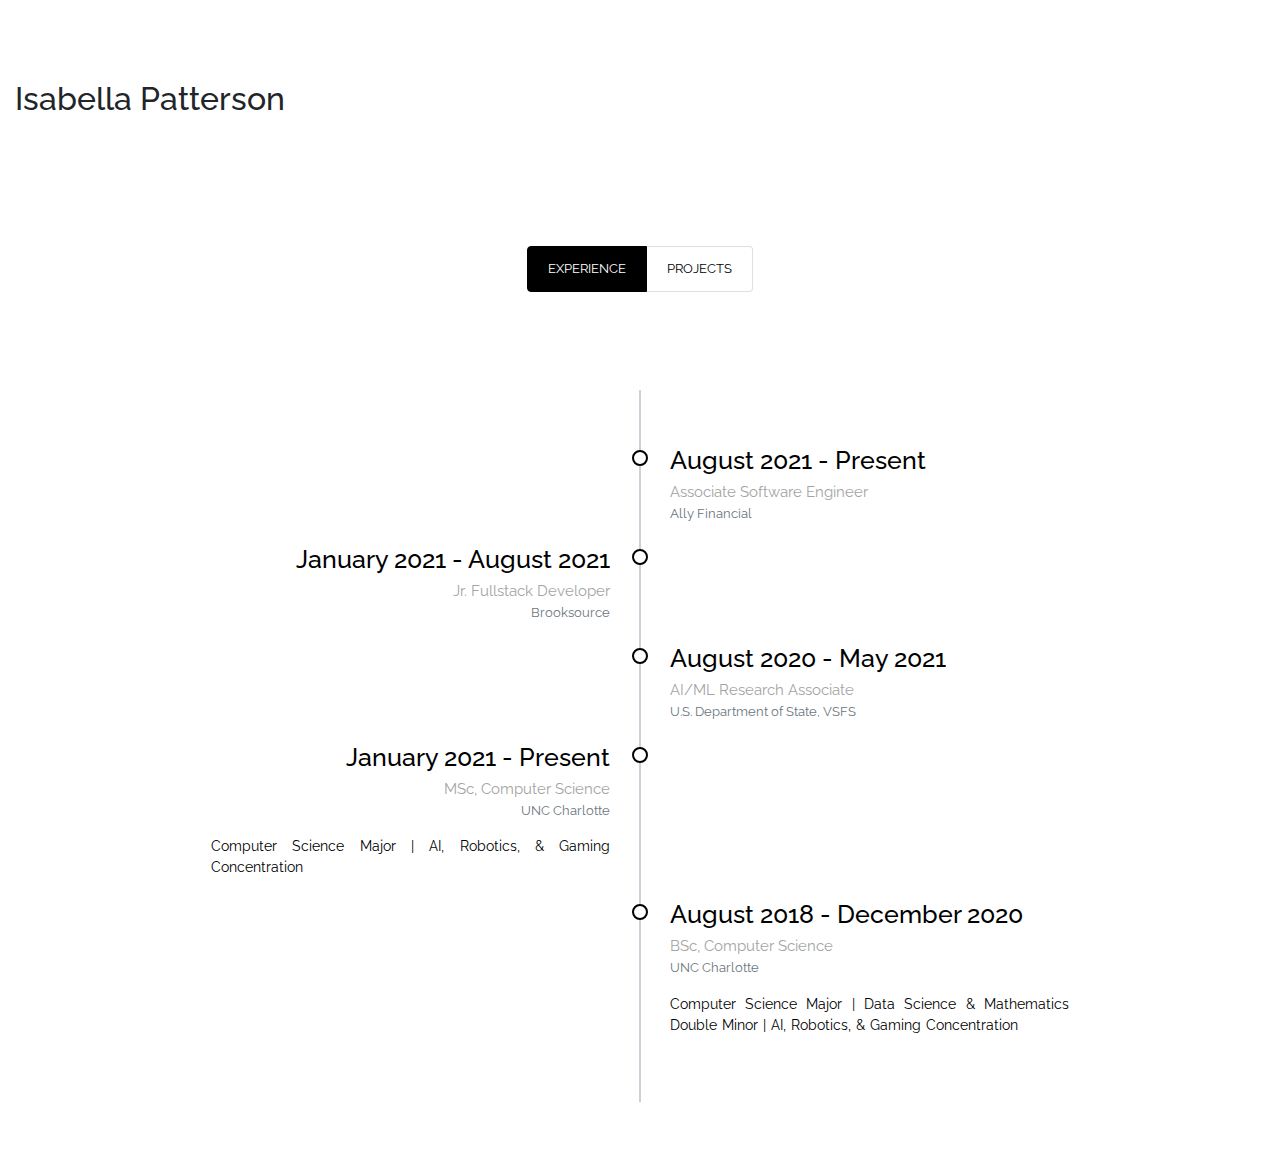
<file: index.html>
<!DOCTYPE html>
<html lang="en">
  <head>
    <meta charset="utf-8">
    <title>Isabella Patterson | Portfolio</title>
    <meta name="description" content="simple, minimalistic HTML-based portfolio webpage">
    <meta name="author" content="Isabella Patterson">

    <!-- Mobile-friendly -->
    <meta name="viewport" content="width=device-width, initial-scale=1">

    <!-- Bootstrap CSS -->
    <link rel="stylesheet" href="https://stackpath.bootstrapcdn.com/bootstrap/4.5.2/css/bootstrap.min.css" integrity="sha384-JcKb8q3iqJ61gNV9KGb8thSsNjpSL0n8PARn9HuZOnIxN0hoP+VmmDGMN5t9UJ0Z" crossorigin="anonymous">

    <!-- Minimalist CSS -->
    <link rel="stylesheet" href="assets/css/minimalist.css">

    <!-- FontAwesome -->
    <link rel="stylesheet" href="https://cdnjs.cloudflare.com/ajax/libs/font-awesome/5.14.0/css/all.min.css" integrity="sha512-1PKOgIY59xJ8Co8+NE6FZ+LOAZKjy+KY8iq0G4B3CyeY6wYHN3yt9PW0XpSriVlkMXe40PTKnXrLnZ9+fkDaog==" crossorigin="anonymous" />

    <!-- Favicon -->
    <link rel="icon" type="image/png" href="assets/images/favicon.ico">

  </head>
  <body>
    <!-- User info -->
    <header>
      <!-- <div class="container">
        <div class="row justify-content-lg-center">
          <div class="col-lg-2 text-center">
            <img src="https://placeimg.com/140/140/any" class="user-image rounded-circle" alt="Name Surname">
          </div> -->
          <div class="col-lg-7">
            <h2>Isabella Patterson</h2>
            <!-- <p class="text-justify">
              Lorem ipsum dolor sit amet, consectetur adipiscing elit. Mauris bibendum accumsan urna ut iaculis. Nunc vitae elit eget eros eleifend venenatis. Suspendisse lacinia risus id mauris cursus facilisis. Etiam faucibus consectetur egestas. Quisque porta nibh quis suscipit scelerisque. Nullam ut hendrerit orci.
            </p> -->
            <ul class="list-inline text-lg-right social-icons">
              <li class="list-inline-item"><a href="https://github.com/ipgogra" target="_blank"><i class="fab fa-github"></i></a></li>
              <li class="list-inline-item"><a href="https://www.linkedin.com/in/igpatterson/" target="_blank"><i class="fab fa-linkedin-in"></i></a></li>
              <li class="list-inline-item"><a href="mailto:igpatte00@gmail.com" target="_blank"><i class="fas fa-at"></i></a></li>
            </ul>
          </div>
        </div>
      </div>
    </header>
    <!-- Content -->
    <section>
      <!-- ./content-switch -->
      <div class="d-flex justify-content-center">
        <div class="list-group list-group-horizontal-md" id="content-tabs" role="tablist">
          <a class="list-group-item small text-uppercase active" id="list-experience-list" data-toggle="list" href="#experience" role="tab">Experience</a>
          <a class="list-group-item small text-uppercase" id="list-projects-list" data-toggle="list" href="#projects" role="tab">Projects</a>
        </div>
      </div>
      <!-- ./content-switch -->
      <!-- ./content-body -->
      <div class="container pt-5 tab-content">
        <!-- ./experience-panel-->
        <div class="tab-pane fade show active" id="experience" role="tabpanel">
          <div class="row justify-content-lg-center">
            <div class="col-lg">
              <!-- Timeline -->
              <div class="timeline-container">
                <div class="timeline-block timeline-block-right">
                  <div class="marker"></div>
                  <div class="timeline-content">
                    <h3 class="timeline-h3">August 2021 - Present</h3>
                    <span class="timeline-span">Associate Software Engineer</span>
                    <p class="text-muted small mb-3">Ally Financial</p>
                    <!-- <p class="timeline-p text-justify">Lorem ipsum dolor sit amet, consectetur adipisicing elit, sed do eiusmod tempor incididunt ut labore et dolore magna aliqua. Ut enim ad minim veniam, quis nostrud exercitation ullamco laboris nisi ut aliquip ex ea commodo consequat. Duis aute irure dolor in reprehenderit in voluptate.</p> -->
                  </div>
                </div>
            
                <div class="timeline-block timeline-block-left">
                  <div class="timeline-content">
                    <h3 class="timeline-h3">January 2021 - August 2021</h3>
                    <span class="timeline-span">Jr. Fullstack Developer</span>
                    <p class="text-muted small mb-3">Brooksource</p>
                    <!-- <p class="timeline-p text-justify">Lorem ipsum dolor sit amet, consectetur adipisicing elit, sed do eiusmod tempor incididunt ut labore et dolore magna aliqua. Ut enim ad minim veniam, quis nostrud exercitation ullamco laboris nisi ut aliquip ex ea commodo consequat. Duis aute irure dolor in reprehenderit in voluptate.</p> -->
                  </div>
                  <div class="marker"></div>
                </div>
            
                <div class="timeline-block timeline-block-right">
                  <div class="marker"></div>
                  <div class="timeline-content">
                    <h3 class="timeline-h3">August 2020 - May 2021</h3>
                    <span class="timeline-span">AI/ML Research Associate</span>
                    <p class="text-muted small mb-3">U.S. Department of State, VSFS</p>
                    <!-- <p class="timeline-p text-justify">Lorem ipsum dolor sit amet, consectetur adipisicing elit, sed do eiusmod tempor incididunt ut labore et dolore magna aliqua. Ut enim ad minim veniam, quis nostrud exercitation ullamco laboris nisi ut aliquip ex ea commodo consequat. Duis aute irure dolor in reprehenderit in voluptate.</p> -->
                  </div>
                </div>
            
                <div class="timeline-block timeline-block-left">
                  <div class="timeline-content">
                    <h3 class="timeline-h3">January 2021 - Present</h3>
                    <span class="timeline-span">MSc, Computer Science</span>
                    <p class="text-muted small mb-3">UNC Charlotte</p>
                    <p class="timeline-p text-justify">Computer Science Major | AI, Robotics, & Gaming Concentration</p>
                  </div>
                  <div class="marker"></div>
                </div>
            
                <div class="timeline-block timeline-block-right">
                  <div class="marker"></div>
                  <div class="timeline-content">
                    <h3 class="timeline-h3">August 2018 - December 2020</h3>
                    <span class="timeline-span">BSc, Computer Science</span>
                    <p class="text-muted small mb-3">UNC Charlotte</p>
                    <p class="timeline-p text-justify">Computer Science Major | Data Science & Mathematics Double Minor | AI, Robotics, & Gaming Concentration</p>
                  </div>
                </div>
              </div>
              <!-- ./timeline -->
            </div>
          </div>
        </div>
        <!-- ./projects-panel-->
        <div class="tab-pane fade show" id="projects" role="tabpanel">
          <!-- TODO: Projects cards -->
          <div class="row justify-content-lg-center">
            <!-- ./project-1 -->
            <div class="col-lg-8 pb-3">
              <div class="card">
                <div class="card-body">
                  <h4 class="card-title">Project Title</h4>
                  <p class="card-text">Project description, bla, bla, bla..</p>
                  <ul class="list-inline social-icons">
                    <li class="list-inline-item"><a href="#"><i class="fas fa-link"></i></a></li>
                    <li class="list-inline-item"><a href="#" target="_blank"><i class="fab fa-github"></i></a></li>
                  </ul>
                </div>
              </div>
            </div>
            <!-- Force next columns to break to new line -->
            <!-- <div class="w-100"></div> -->
            <!-- ./project-2 -->
            <!-- <div class="col-lg-8 pb-3">
              <div class="card">
                <div class="card-body">
                  <h4 class="card-title">Project Title</h4>
                  <p class="card-text">Project description, bla, bla, bla..</p>
                  <ul class="list-inline social-icons">
                    <li class="list-inline-item"><a href="#"><i class="fas fa-link"></i></a></li>
                    <li class="list-inline-item"><a href="#" target="_blank"><i class="fab fa-github"></i></a></li>
                  </ul>
                </div>
              </div>
            </div> -->
            <!-- Force next columns to break to new line -->
            <!-- <div class="w-100"></div> -->
            <!-- ./project-3 -->
            <!-- <div class="col-lg-8 pb-3">
              <div class="card">
                <div class="card-body">
                  <h4 class="card-title">Project Title</h4>
                  <p class="card-text">Project description, bla, bla, bla..</p>
                  <ul class="list-inline social-icons">
                    <li class="list-inline-item"><a href="#"><i class="fas fa-link"></i></a></li>
                    <li class="list-inline-item"><a href="#" target="_blank"><i class="fab fa-github"></i></a></li>
                  </ul>
                </div>
              </div>
            </div> -->
            <!-- Force next columns to break to new line -->
            <!-- <div class="w-100"></div>
          </div>
        </div>
      </div>
    </section>
    <footer>
      <div class="container text-center">
        <p class="small">
          <a href="https://github.com/ipgogra/igpatterson.github.io" target="_blank">portfolio</a> built with 🖤 and <a href="https://getbootstrap.com/" target="_blank">bootstrap</a>
        </p>
      </div>
    </footer> -->

    <!-- JavaScript -->
    <script src="https://code.jquery.com/jquery-3.5.1.slim.min.js" integrity="sha384-DfXdz2htPH0lsSSs5nCTpuj/zy4C+OGpamoFVy38MVBnE+IbbVYUew+OrCXaRkfj" crossorigin="anonymous"></script>
    <script src="https://cdn.jsdelivr.net/npm/popper.js@1.16.1/dist/umd/popper.min.js" integrity="sha384-9/reFTGAW83EW2RDu2S0VKaIzap3H66lZH81PoYlFhbGU+6BZp6G7niu735Sk7lN" crossorigin="anonymous"></script>
    <script src="https://stackpath.bootstrapcdn.com/bootstrap/4.5.2/js/bootstrap.min.js" integrity="sha384-B4gt1jrGC7Jh4AgTPSdUtOBvfO8shuf57BaghqFfPlYxofvL8/KUEfYiJOMMV+rV" crossorigin="anonymous"></script>
  </body>
</html>
</file>
<file: assets/css/minimalist.css>
/* Google Fonts */
@import url('https://fonts.googleapis.com/css?family=Raleway:400,300,600');

/* HTML */
html {
  scroll-behavior: smooth;
}

/* Body */
body {
  font-family: 'Raleway', sans-serif !important;
}

/* Header and Section */
header, section {
  padding-top: 5rem;
}

/* Anchors */
a {
  color: black;
  text-decoration: underline;
}

a:hover {
  color: black;
  background-image: linear-gradient(to right, black, black);
  background-position: bottom left;
  background-repeat: no-repeat;
  background-size: 100% 2px;
  text-decoration: none !important;
}

/* Content tabs a */
#content-tabs a {
  text-decoration: none;
}

/* Social Icons a color */
.social-icons a {
  color: black!important;
  background: none;
}

/* User Image */
.user-image {
  width: 140px;
  height: 140px;
  -webkit-filter: grayscale(100%); /* Safari 6.0 - 9.0 */
  filter: grayscale(100%);
}

@media (max-width: 767px) {
  header .col-lg-2 {
    padding-bottom: 3rem;
  }
}

/* Content Switcher */
.list-group-item.active {
  color: white!important;
  background: black!important;
  border-color: black!important;
}

.list-group a {
  color: black!important;
}

/* Timeline */
.timeline-container {
  width: 80%;
  padding: 50px 0;
  margin: 50px auto;
  position: relative;
  overflow: hidden;
}

.timeline-container:before {
  content: '';
  position: absolute;
  top: 0;
  left: 50%;
  margin-left: -1px;
  width: 2px;
  height: 100%;
  background: #CCD1D9;
  z-index: 1
}
.timeline-block {
  width: -webkit-calc(50% + 8px);
  width: -moz-calc(50% + 8px);
  width: calc(50% + 8px);
  display: -webkit-box;
  display: -webkit-flex;
  display: -moz-box;
  display: flex;
  -webkit-box-pack: justify;
  -webkit-justify-content: space-between;
  -moz-box-pack: justify;
  justify-content: space-between;
  clear: both;
}

.timeline-block-right {
  float: right;
}

.timeline-block-left {
  float: left;
  direction: ltr;
}

.marker {
  width: 16px;
  height: 16px;
  border-radius: 50%;
  border: 2px solid black;
  background: white;
  margin-top: 10px;
  z-index: 9999
}

.timeline-content {
  width: 95%;
  padding: 0 15px;
  color: black;
}

.timeline-block-left .timeline-content {
 text-align:right;
}

.timeline-content .timeline-h3 {
  margin-top: 5px;
  margin-bottom: 5px;
  font-size: 25px;
  font-weight: 500
}

.timeline-content .timeline-span {
  font-size: 15px;
  color: #a4a4a4;
}

.timeline-content .timeline-p {
  font-size: 14px;
  line-height: 1.5em;
  word-spacing: 1px;
  color: black;
}


@media screen and (max-width: 768px) {
  .timeline-container:before {
    left: 8px;
    width: 2px;
  }

  .timeline-block {
     width: 100%;
     margin-bottom: 30px;
  }
  .timeline-block-right {
     float: none;
  }

  .timeline-block-left {
     float: none;
     direction: ltr;
  }
 
 .timeline-block-left .timeline-content {
   text-align:left;
   order: 2;
 }
 
 .timeline-block-left .marker {
   order: 1;
 }
}
</file>
